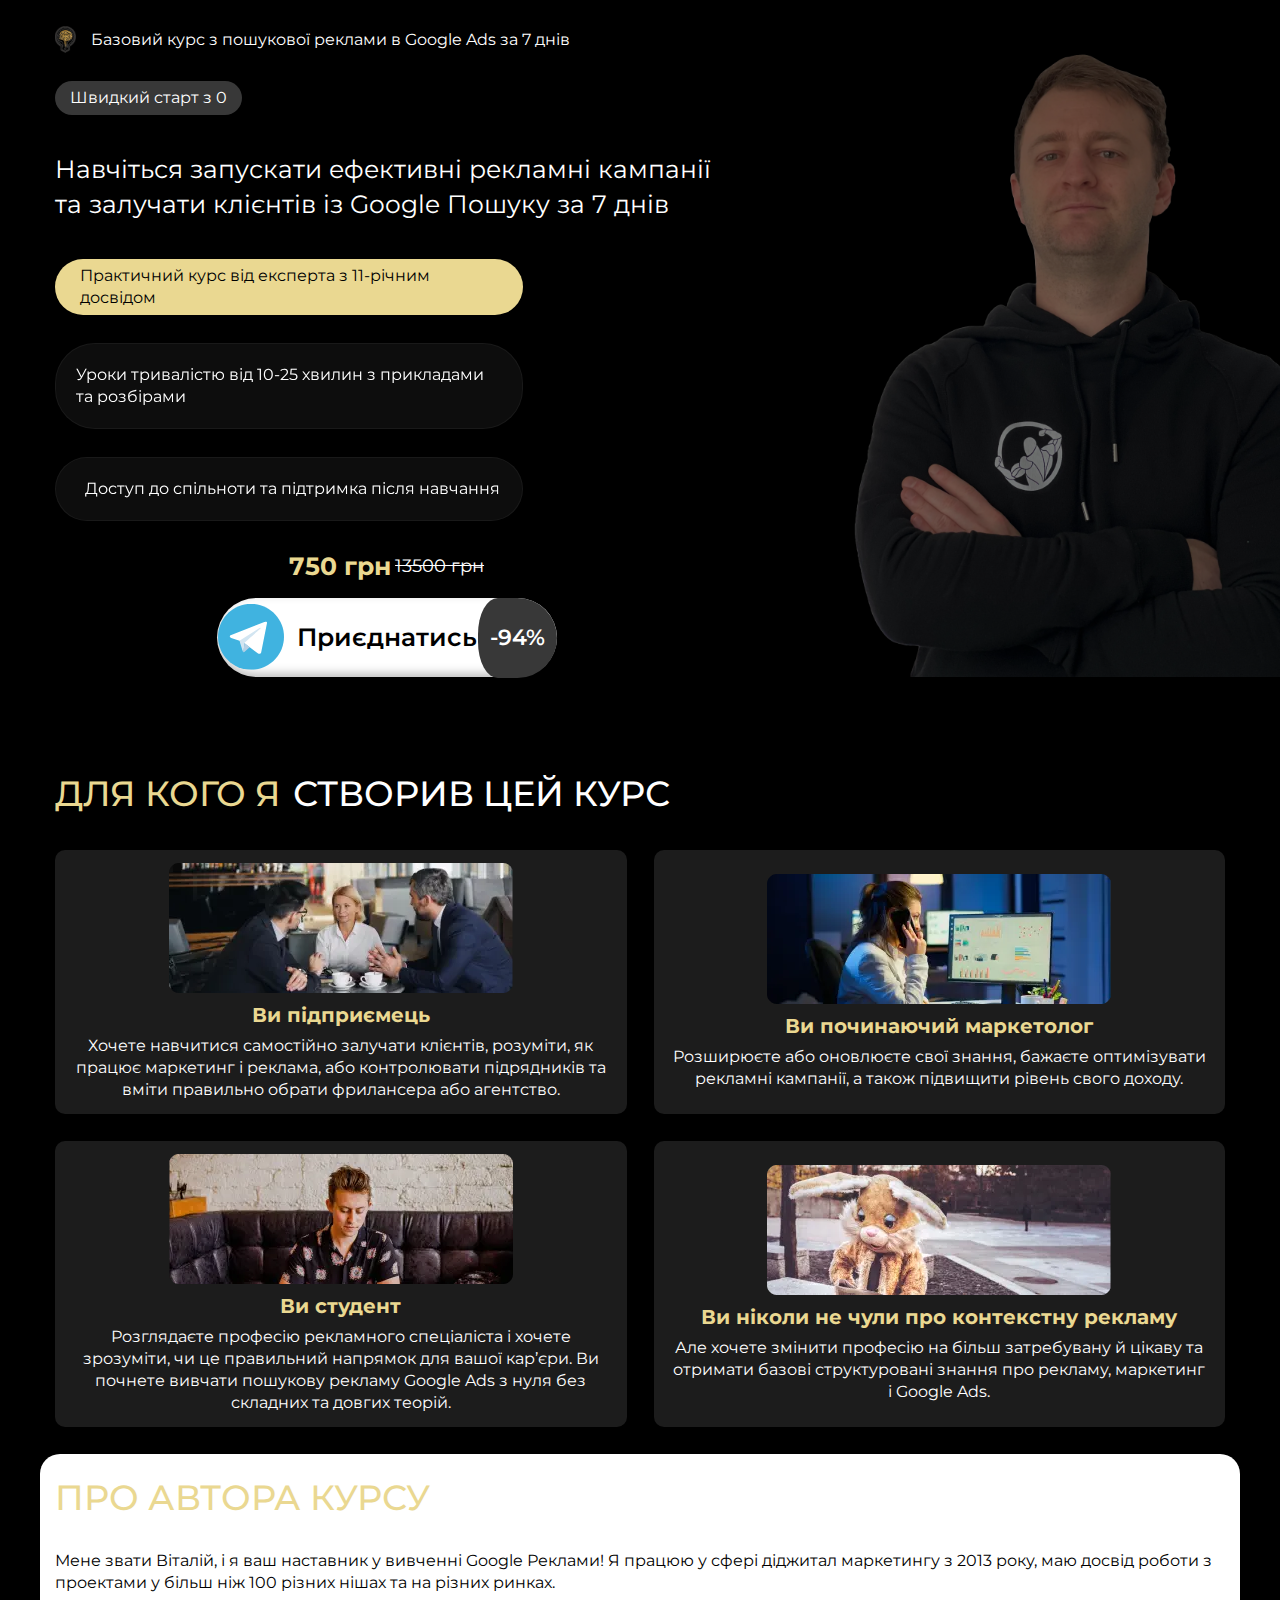
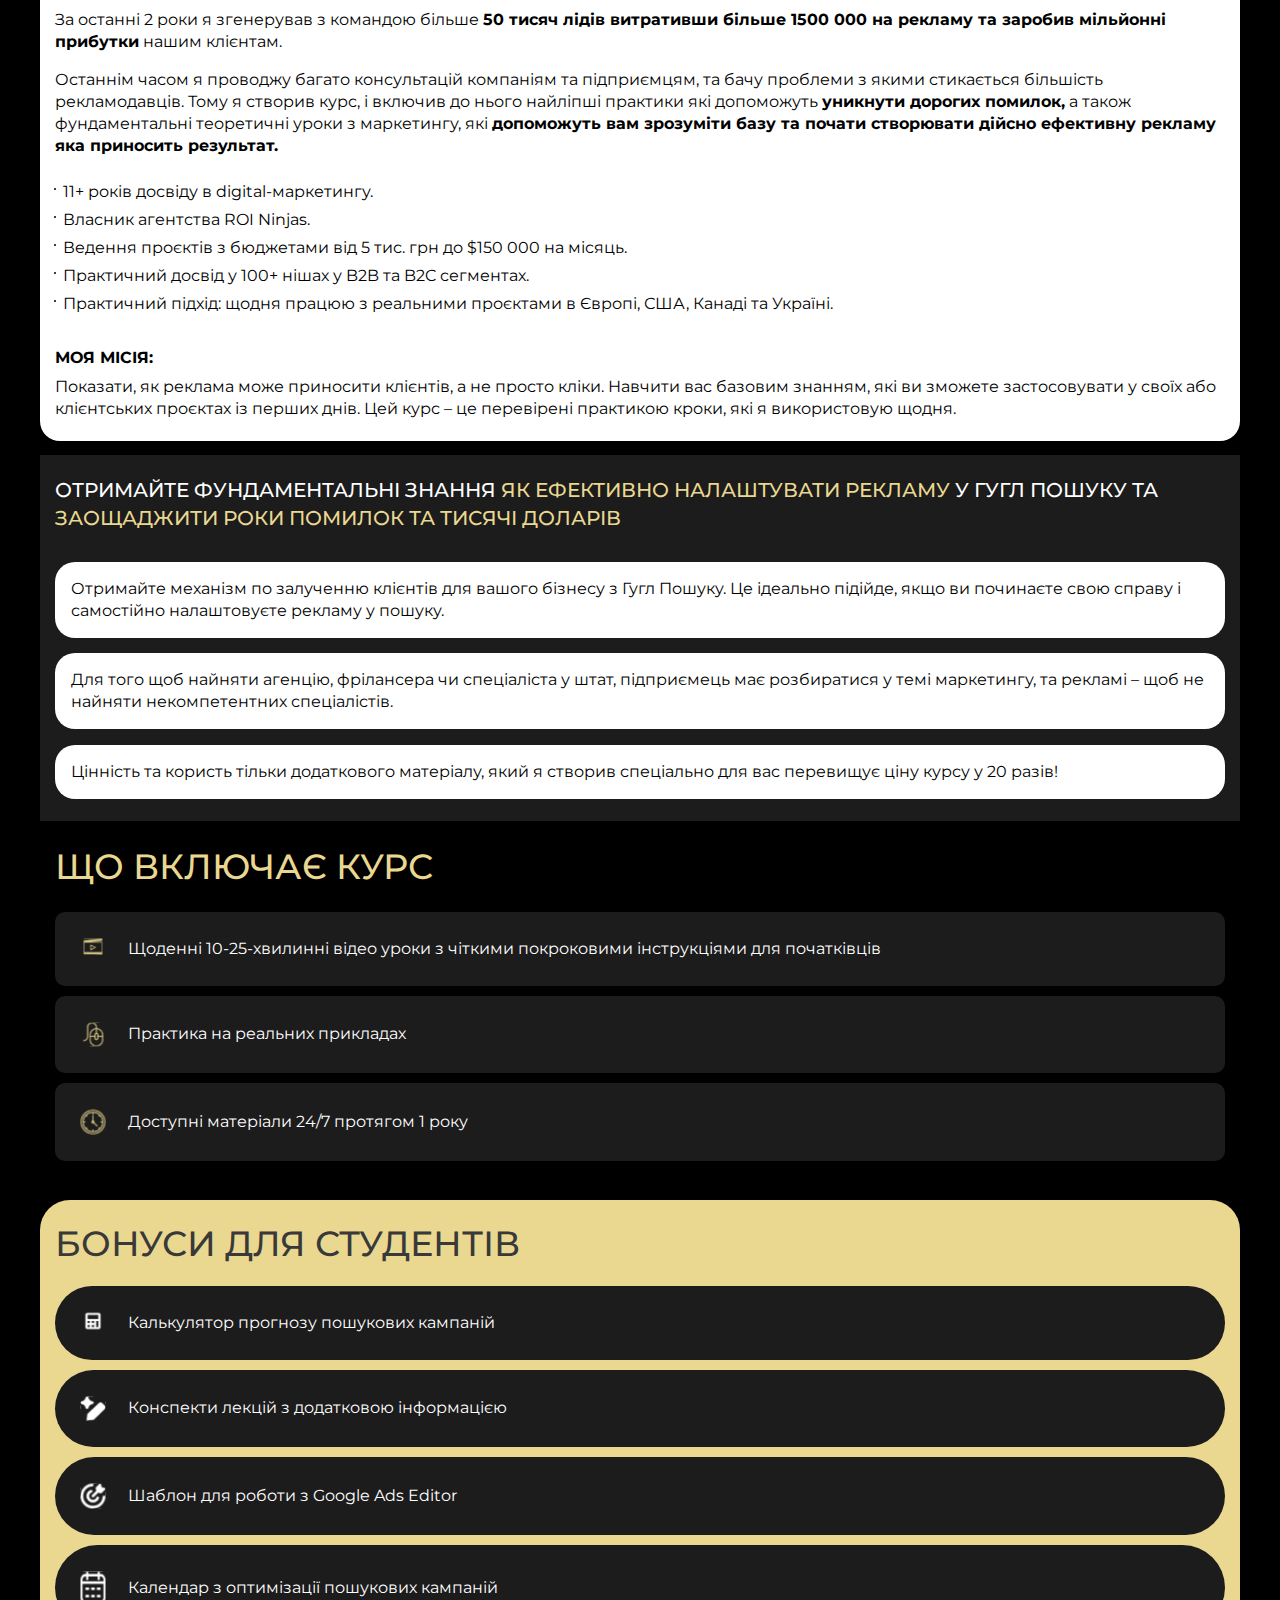
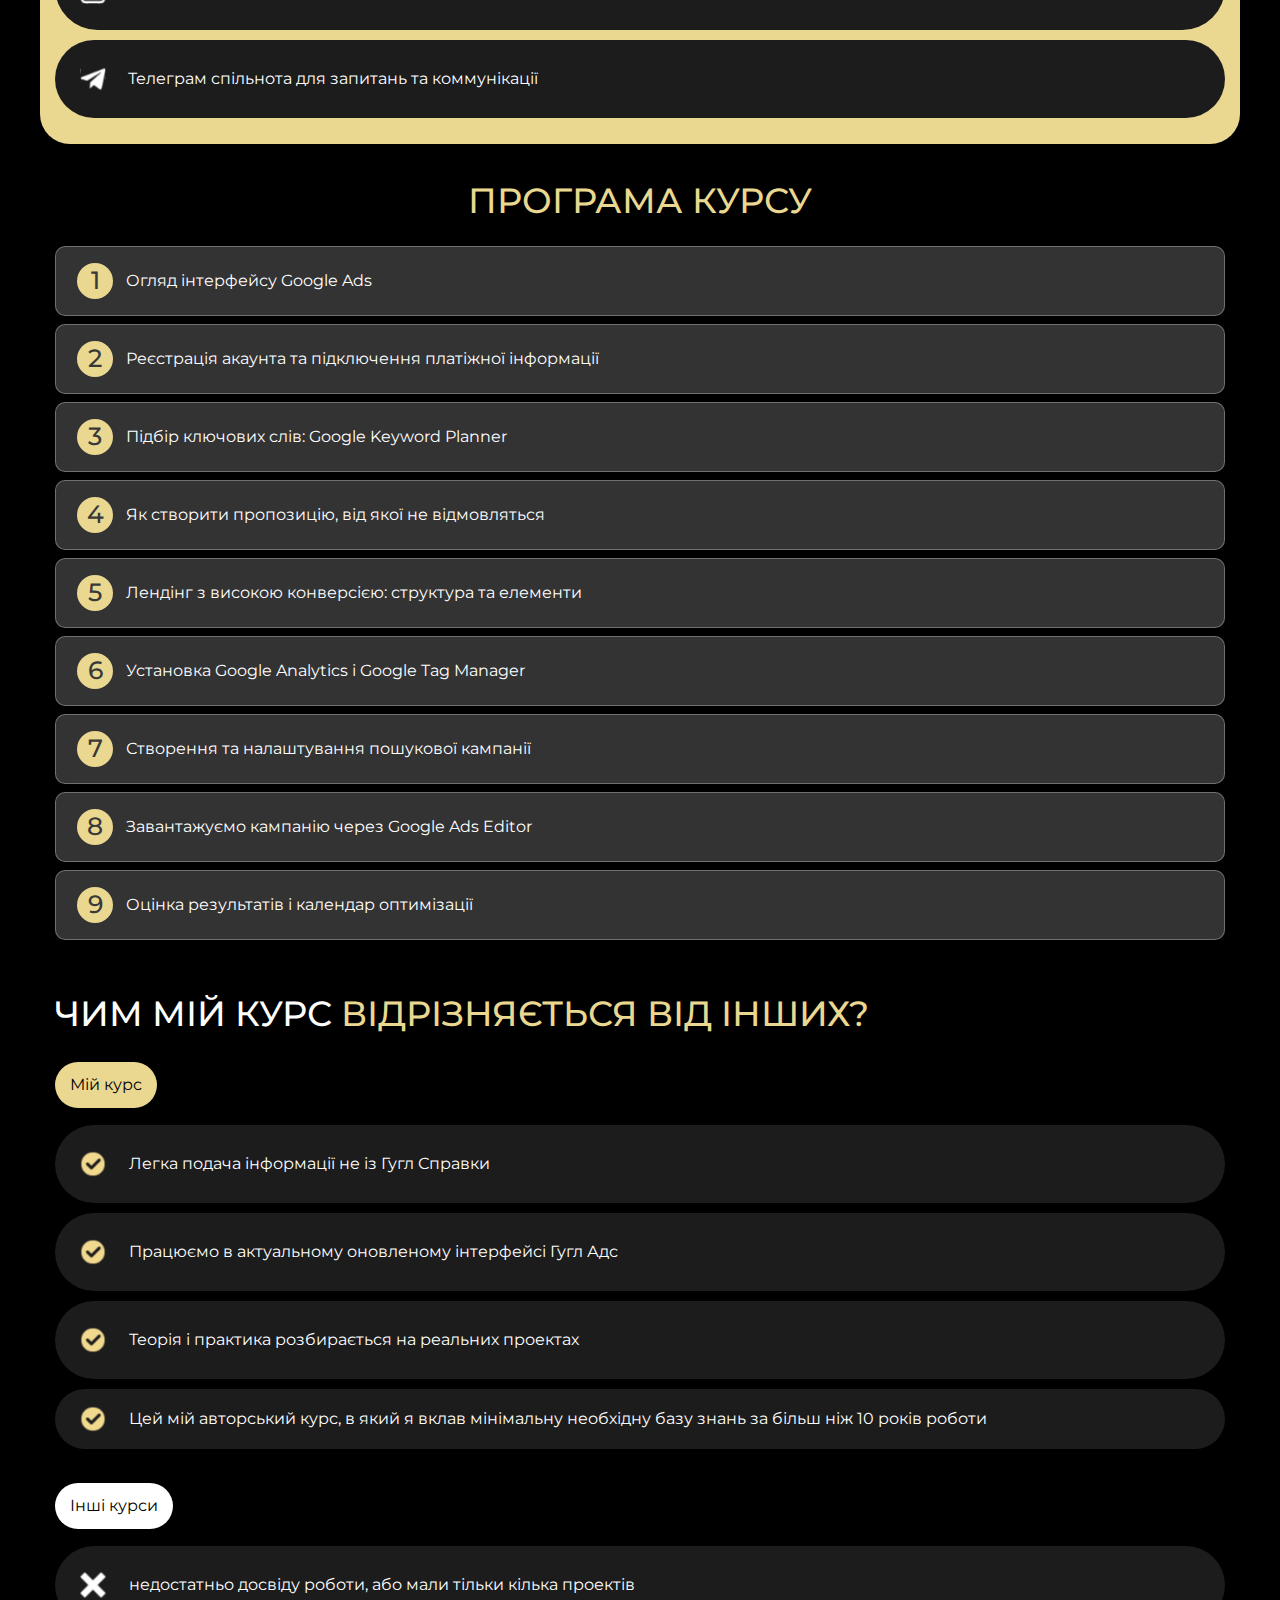
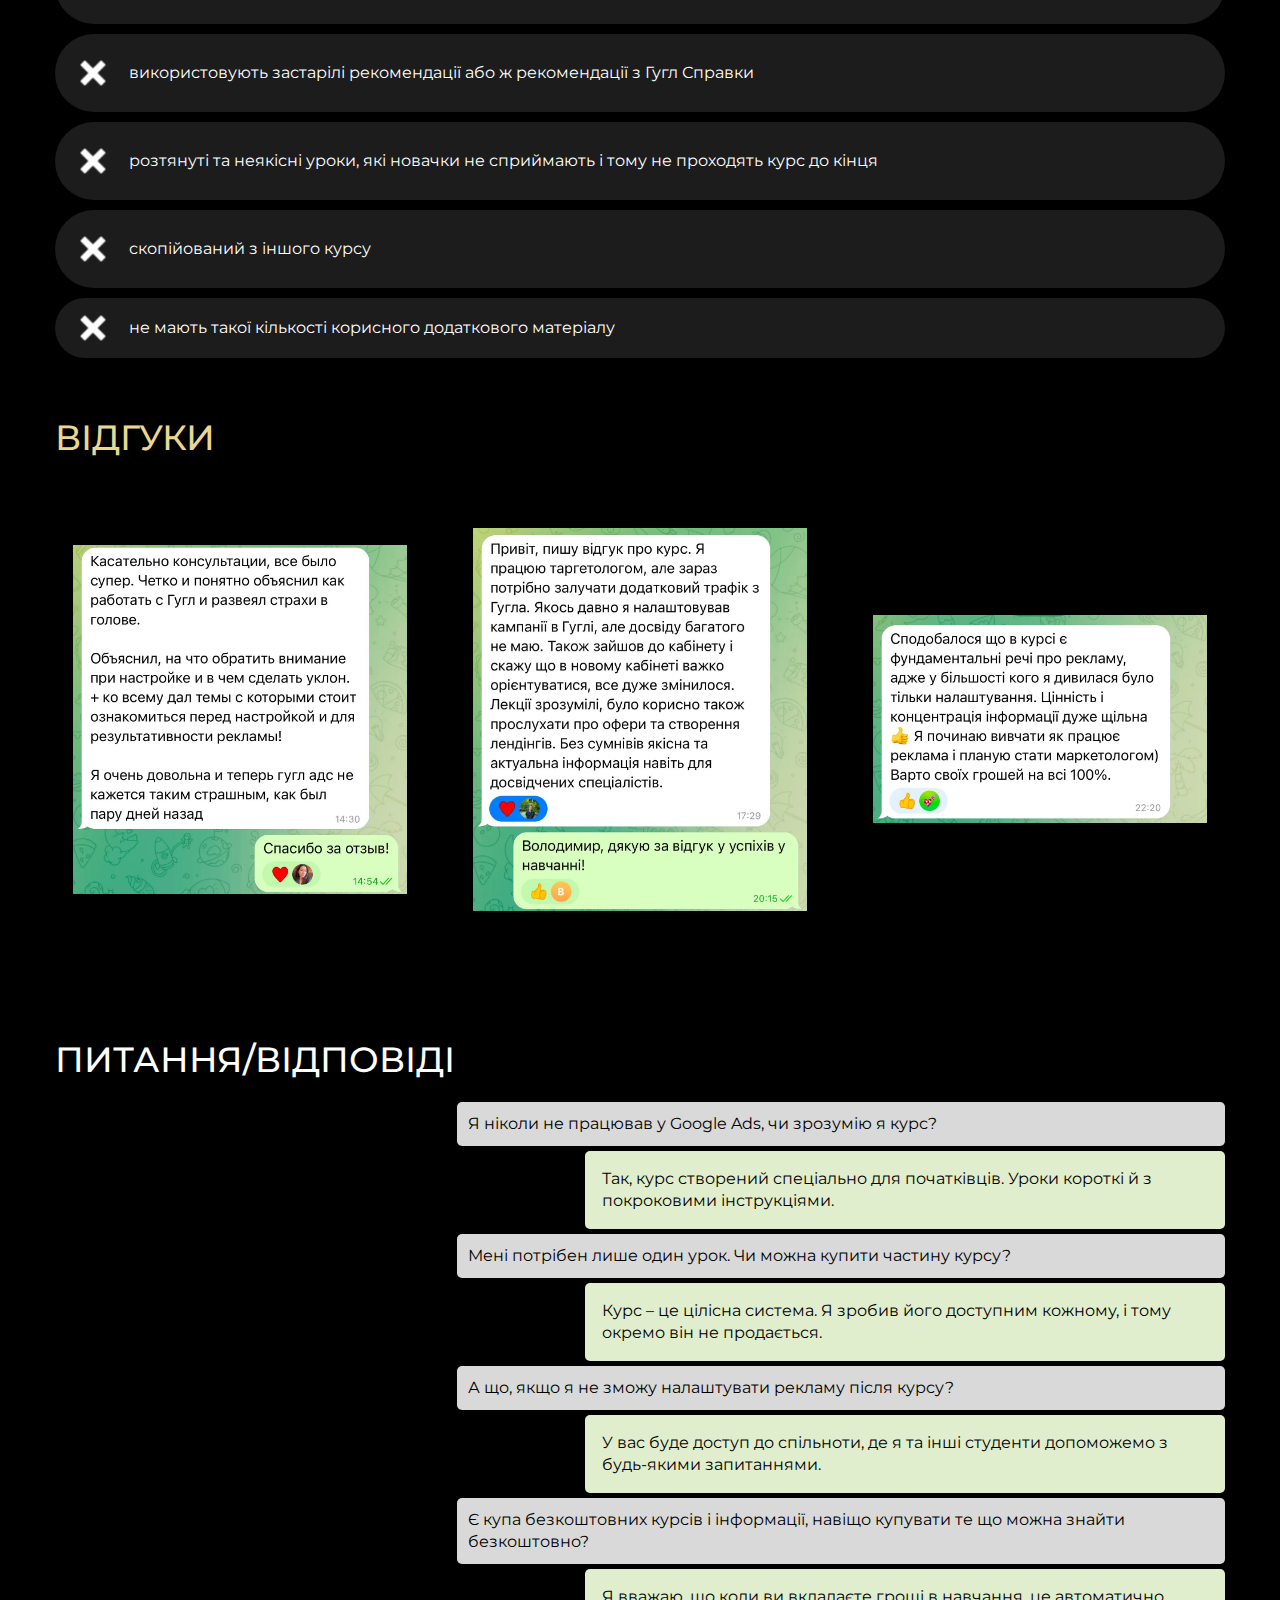
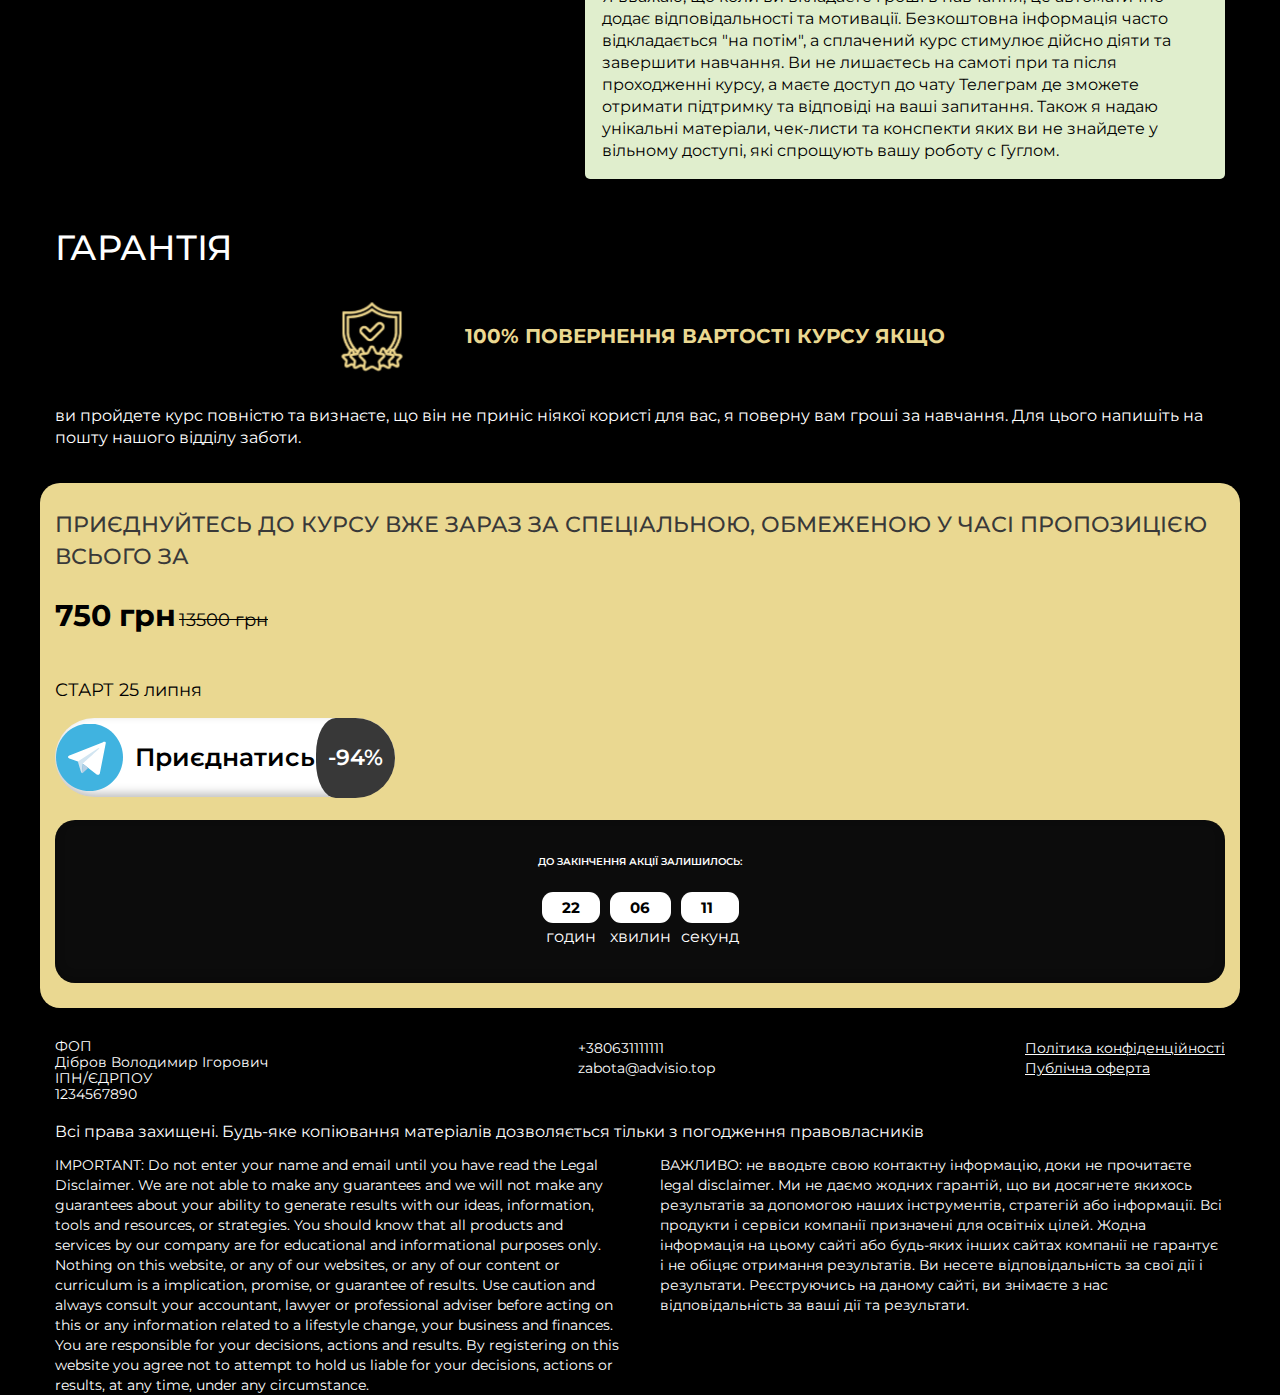
<file: index.html>
<!DOCTYPE html>
<html lang="uk">

<head>
	<title>Advisio - курс з контекстної реклами Google Ads</title>
	<meta charset="UTF-8">
	<meta name="format-detection" content="telephone=no">
	<!-- <style>body{opacity: 0;}</style> -->
	<link rel="stylesheet" href="css/style.min.css?_v=20250205204404">
	<link rel="shortcut icon" href="favicon.ico">
	<!-- <meta name="robots" content="noindex, nofollow"> -->
	<meta name="viewport" content="width=device-width, initial-scale=1.0">
	<link rel="stylesheet" href="https://fonts.googleapis.com/css2?family=Material+Symbols+Outlined:opsz,wght,FILL,GRAD@20..48,100..700,0..1,-50..200&icon_names=expand_circle_right&_v=20250205204404" />
	<style>
		.material-symbols-outlined {
			font-size: 48px !important;
			font-weight: 300 !important;
			display: grid !important;
			place-items: center !important;
			font-variation-settings:
				'FILL' 0,
				'wght' 300,
				'GRAD' 0,
				'opsz' 40
		}
	</style>
</head>

<body>
	<div class="wrapper">
		<header class="header">
			<div class="header__container">
			</div>
		</header>
		<main class="page">
			<section class="page__start start-page text">
				<div class="start-page__container">
					<div class="start-page__content">
						<div class="start-page__header text">
							<div class="start-page__icon">
								<img src="img/icons/lamp.svg" alt="Icon">
							</div>
							<h3 class="start-page__text">
								Базовий курс з пошукової реклами в Google Ads за 7 днів
							</h3>
						</div>
						<div class="start-page__tag overlay text">
							<p class="start-page__tag-text">
								Швидкий старт з 0
							</p>
						</div>
						<h1 class="start-page__title title title--h1">
							Навчіться запускати ефективні рекламні кампанії та залучати клієнтів із Google Пошуку за 7 днів
						</h1>
						<div class="start-page__highlight overlay-yellow">
							<p class="start-page__highlight-text">Практичний курс від експерта з 11-річним досвідом</p>
						</div>
						<div class="start-page__feature overlay-blur text">
							<p class="start-page__feature-text">
								Уроки тривалістю від 10-25 хвилин з прикладами та розбірами
							</p>
						</div>
						<div class="start-page__feature start-page__feature--last-child overlay-blur overlay-blur--second text">
							<p class="start-page__feature-text">
								Доступ до спільноти та підтримка після навчання
							</p>
						</div>
						<div class="start-page__price-block">
							<div class="start-page__price title title--price">750 грн</div>
							<div class="start-page__discount title title--discount">13500 грн</div>
						</div>
						<div class="start-page__button">
							<a href="#" class="button title title--button">
								<!-- <img class="button-icon" src="img/icons/telegram-svgrepo-com.svg" alt="Telegram"> -->
								<p>
									Приєднатись
								</p>
								<div class="start-page__button-discount button-discount title title--button-discount">
									-94%
								</div>
							</a>
						</div>
					</div>
					<div class="start-page__image">
						<img src="img/start/main.webp" alt="Google Ads">
					</div>
				</div>

			</section>
			<section class="page__audience audience-page text">
				<div class="audience-page__container">
					<h3 class="audience-page__title title">
						<p>ДЛЯ КОГО Я</p>
						<span>СТВОРИВ ЦЕЙ КУРС</span>
					</h3>
					<div class="audience-page__blocks">
						<div class="audience-page__block">
							<div class="audience-page__block-image">
								<img src="img/audience/1.webp" alt="Photo">
							</div>
							<h4 class="audience-page__block-title title title--subtitle-1">Ви підприємець</h4>
							<p class="audience-page__block-text text">Хочете навчитися самостійно залучати клієнтів, розуміти, як працює
								маркетинг і реклама, або контролювати підрядників та вміти правильно обрати фрилансера або агентство.</p>
						</div>
						<div class="audience-page__block">
							<div class="audience-page__block-image">
								<img src="img/audience/2.webp" alt="Photo">
							</div>
							<h4 class="audience-page__block-title title title--subtitle-1">Ви починаючий маркетолог</h4>
							<p class="audience-page__block-text text">Розширюєте або оновлюєте свої знання, бажаєте оптимізувати
								рекламні
								кампанії, а також підвищити рівень свого доходу.</p>
						</div>
						<div class="audience-page__block">
							<div class="audience-page__block-image">
								<img src="img/audience/3.webp" alt="Photo">
							</div>
							<h4 class="audience-page__block-title title title--subtitle-1">Ви студент</h4>
							<p class="audience-page__block-text text">Розглядаєте професію рекламного спеціаліста і хочете зрозуміти, чи
								це правильний напрямок для вашої кар’єри. Ви почнете
								вивчати пошукову рекламу Google Ads з нуля без складних та довгих теорій.</p>
						</div>
						<div class="audience-page__block">
							<div class="audience-page__block-image">
								<img src="img/audience/4.webp" alt="Photo">
							</div>
							<h4 class="audience-page__block-title title title--subtitle-1">Ви ніколи не чули про контекстну рекламу</h4>
							<p class="audience-page__block-text text">Але хочете змінити професію на більш затребувану й цікаву та
								отримати базові структуровані знання про рекламу, маркетинг
								і Google Ads.</p>
						</div>
					</div>
				</div>
			</section>
			<section class="page__about about-page text">
				<div class="about-page__container">
					<h3 class="about-page__title title">
						ПРО Автора курсу
					</h3>
					<div class="about-page__description text">
						<p>Мене звати Віталій, і я ваш наставник у вивченні Google Реклами! Я працюю у сфері діджитал маркетингу з 2013
							року, маю досвід роботи з проектами у більш ніж 100 різних нішах та на різних ринках.</p>
						<p>За останні 2 роки я згенерував з командою більше <span>50 тисяч лідів витративши більше 1500 000 на рекламу
								та
								заробив мільйонні прибутки</span> нашим клієнтам.</p>
						<p>
							Останнім часом я проводжу багато консультацій компаніям та підприємцям, та бачу проблеми з якими стикається
							більшість
							рекламодавців. Тому я створив курс, і включив до нього найліпші практики які допоможуть <span>уникнути
								дорогих помилок,</span> а
							також фундаментальні теоретичні уроки з маркетингу, які <span>допоможуть вам зрозуміти базу та почати
								створювати дійсно
								ефективну рекламу яка приносить результат.</span>
						</p>
						<ul class="about-page__list">
							<li class="about-page__list-item">
								11+ років досвіду в digital-маркетингу.
							</li>
							<li class="about-page__list-item">
								Власник агентства ROI Ninjas.
							</li>
							<li class="about-page__list-item">
								Ведення проєктів з бюджетами від 5 тис. грн до $150 000 на місяць.
							</li>
							<li class="about-page__list-item">
								Практичний досвід у 100+ нішах у B2B та B2C сегментах.
							</li>
							<li class="about-page__list-item">
								Практичний підхід: щодня працюю з реальними проєктами в Європі, США, Канаді та Україні.
							</li>
						</ul>
						<h4 class="about-page__subtitle text text--bold">
							МОЯ МІСІЯ:
						</h4>
						<p>Показати, як реклама може приносити клієнтів, а не просто кліки. Навчити вас базовим знанням, які ви зможете
							застосовувати у своїх або клієнтських проєктах із перших днів. Цей курс – це перевірені практикою кроки, які
							я
							використовую щодня.</p>
					</div>
				</div>
			</section>
			<section class="page__fundament fundament-page text">
				<div class="fundament-page__container">
					<h4 class="fundament-page__title title title--subtitle-2"><span>ОТРИМАЙТЕ ФУНДАМЕНТАЛЬНІ ЗНАННЯ</span> ЯК
						ЕФЕКТИВНО НАЛАШТУВАТИ
						РЕКЛАМУ <span>У ГУГЛ ПОШУКУ ТА</span> ЗАОЩАДЖИТИ РОКИ ПОМИЛОК ТА ТИСЯЧІ ДОЛАРІВ</h4>
					<p class="fundament-page__text text">
						Отримайте механізм по залученню клієнтів для вашого бізнесу з Гугл Пошуку. Це ідеально підійде, якщо ви
						починаєте свою
						справу і самостійно налаштовуєте рекламу у пошуку.
					</p>
					<p class="fundament-page__text text">
						Для того щоб найняти агенцію, фрілансера чи спеціаліста у штат, підприємець має розбиратися у темі маркетингу,
						та
						рекламі – щоб не найняти некомпетентних спеціалістів.
					</p>
					<p class="fundament-page__text text">
						Цінність та користь тільки додаткового матеріалу, який я створив спеціально для вас перевищує ціну курсу у 20
						разів!
					</p>
				</div>
			</section>
			<section class="page__include page-include text">
				<div class="page-include__container">
					<h3 class="page-include__title title">
						що включає курс
					</h3>
					<div class="page-include__block">
						<div class="page-include__block-image">
							<img src="img/icons/movie.svg" alt="Icon Movie">
						</div>
						<p class="page-include__block-text text">Щоденні 10-25-хвилинні відео уроки з чіткими покроковими інструкціями
							для початківців
						</p>
					</div>
					<div class="page-include__block">
						<div class="page-include__block-image">
							<img src="img/icons/mouse.svg" alt="Icon Mouse">
						</div>
						<p class="page-include__block-text text">Практика на реальних прикладах
						</p>
					</div>
					<div class="page-include__block">
						<div class="page-include__block-image">
							<img src="img/icons/clock.svg" alt="Icon Clock">
						</div>
						<p class="page-include__block-text text">Доступні матеріали 24/7 протягом 1 року
						</p>
					</div>
				</div>
			</section>
			<section class="page__bonuses page-bonuses text">
				<div class="page-bonuses__container">
					<h3 class="page-bonuses__title title">
						БОНУСИ ДЛЯ СТУДЕНТІВ
					</h3>
					<div class="page-bonuses__block">
						<div class="page-bonuses__block-image">
							<img src="img/icons/calculator.svg" alt="Icon Calculator">
						</div>
						<p class="page-bonuses__block-text text">Калькулятор прогнозу пошукових кампаній
						</p>
					</div>
					<div class="page-bonuses__block">
						<div class="page-bonuses__block-image">
							<img src="img/icons/pencil.svg" alt="Icon Pencil">
						</div>
						<p class="page-bonuses__block-text text">Конспекти лекцій з додатковою інформацією
						</p>
					</div>
					<div class="page-bonuses__block">
						<div class="page-bonuses__block-image">
							<img src="img/icons/target.svg" alt="Icon Target">
						</div>
						<p class="page-bonuses__block-text text">Шаблон для роботи з Google Ads Editor
						</p>
					</div>
					<div class="page-bonuses__block">
						<div class="page-bonuses__block-image">
							<img src="img/icons/calendar.svg" alt="Icon Calendar">
						</div>
						<p class="page-bonuses__block-text text">Календар з оптимізації пошукових кампаній
						</p>
					</div>
					<div class="page-bonuses__block">
						<div class="page-bonuses__block-image">
							<img src="img/icons/airplane.svg" alt="Icon Airplane">
						</div>
						<p class="page-bonuses__block-text text">Телеграм спільнота для запитань та коммунікації
						</p>
					</div>
				</div>

			</section>
			<section class="page__program page-program text">
				<div class="page-program__container">
					<h3 class="page-program__title title">
						ПРОГРАМА КУРСУ
					</h3>
					<div class="page-program__block">
						<p class="page-program__block-number title title--numbers">1
						</p>
						<p class="page-program__block-text text">Огляд інтерфейсу Google Ads
						</p>
					</div>
					<div class="page-program__block">
						<p class="page-program__block-number title title--numbers">2
						</p>
						<p class="page-program__block-text text">Реєстрація акаунта та підключення платіжної інформації
						</p>
					</div>
					<div class="page-program__block">
						<p class="page-program__block-number title title--numbers">3
						</p>
						<p class="page-program__block-text text">Підбір ключових слів: Google Keyword Planner
						</p>
					</div>
					<div class="page-program__block">
						<p class="page-program__block-number title title--numbers">4
						</p>
						<p class="page-program__block-text text">Як створити пропозицію, від якої не відмовляться
						</p>
					</div>
					<div class="page-program__block">
						<p class="page-program__block-number title title--numbers">5
						</p>
						<p class="page-program__block-text text">Лендінг з високою конверсією: структура та елементи
						</p>
					</div>
					<div class="page-program__block">
						<p class="page-program__block-number title title--numbers">6
						</p>
						<p class="page-program__block-text text">Установка Google Analytics і Google Tag Manager
						</p>
					</div>
					<div class="page-program__block">
						<p class="page-program__block-number title title--numbers">7
						</p>
						<p class="page-program__block-text text">Створення та налаштування пошукової кампанії
						</p>
					</div>
					<div class="page-program__block">
						<p class="page-program__block-number title title--numbers">8
						</p>
						<p class="page-program__block-text text">Завантажуємо кампанію через Google Ads Editor
						</p>
					</div>
					<div class="page-program__block">
						<p class="page-program__block-number title title--numbers">9
						</p>
						<p class="page-program__block-text text">Оцінка результатів і календар оптимізації
						</p>
					</div>
				</div>

			</section>
			<section class="page__difference page-difference text">
				<div class="page-difference__container">
					<h3 class="page-difference__title title">
						<span>ЧИМ МІЙ КУРС</span>
						ВІДРІЗНЯЄТЬСЯ ВІД
						ІНШИХ?
					</h3>
					<div class="page-difference__tags">
						<div class="page-difference__tags-title first">
							Мій курс
						</div>
						<div class="page-difference__block">
							<div class="page-difference__block-image">
								<img src="img/icons/check.svg" alt="Icon Check">
							</div>
							<p class="page-difference__block-text text">Легка подача інформації не із Гугл Справки
							</p>
						</div>
						<div class="page-difference__block">
							<div class="page-difference__block-image">
								<img src="img/icons/check.svg" alt="Icon Check">
							</div>
							<p class="page-difference__block-text text">Працюємо в актуальному оновленому інтерфейсі Гугл Адс
							</p>
						</div>
						<div class="page-difference__block">
							<div class="page-difference__block-image">
								<img src="img/icons/check.svg" alt="Icon Check">
							</div>
							<p class="page-difference__block-text text">Теорія і практика розбирається на реальних проектах
							</p>
						</div>
						<div class="page-difference__block">
							<div class="page-difference__block-image">
								<img src="img/icons/check.svg" alt="Icon Check">
							</div>
							<p class="page-difference__block-text text">Цей мій авторський курс, в який я вклав мінімальну необхідну
								базу
								знань за більш ніж 10 років роботи
							</p>
						</div>
					</div>
					<div class="page-difference__tags">
						<div class="page-difference__tags-title second">
							Інші курси
						</div>
						<div class="page-difference__block">
							<div class="page-difference__block-image">
								<img src="img/icons/none.svg" alt="Icon None">
							</div>
							<p class="page-difference__block-text text">недостатньо досвіду роботи, або мали тільки кілька проектів
							</p>
						</div>
						<div class="page-difference__block">
							<div class="page-difference__block-image">
								<img src="img/icons/none.svg" alt="Icon None">
							</div>
							<p class="page-difference__block-text text">використовують застарілі рекомендації або ж рекомендації з Гугл
								Справки
							</p>
						</div>
						<div class="page-difference__block">
							<div class="page-difference__block-image">
								<img src="img/icons/none.svg" alt="Icon None">
							</div>
							<p class="page-difference__block-text text">розтянуті та неякісні уроки, які новачки не сприймають і тому не
								проходять курс до кінця
							</p>
						</div>
						<div class="page-difference__block">
							<div class="page-difference__block-image">
								<img src="img/icons/none.svg" alt="Icon None">
							</div>
							<p class="page-difference__block-text text">скопійований з іншого курсу
							</p>
						</div>
						<div class="page-difference__block">
							<div class="page-difference__block-image">
								<img src="img/icons/none.svg" alt="Icon None">
							</div>
							<p class="page-difference__block-text text">не мають такої кількості корисного додаткового матеріалу
							</p>
						</div>
					</div>
				</div>
			</section>
			<section class="page__reviews reviews-page text">
				<div class="reviews-page__container">
					<h2 class="reviews-page__title title">
						ВІДГУКИ
					</h2>
					<!-- Оболонка слайдера -->
					<div class="reviews-page__slider swiper">
						<!-- Частина слайдера, що рухається -->
						<div class="reviews-page__wrapper swiper-wrapper">
							<!-- Слайд -->
							<div class="reviews-page__slide swiper-slide">
								<img src="img/reviews/review1.webp" alt="review">
							</div>
							<!-- Слайд -->
							<div class="reviews-page__slide swiper-slide">
								<img src="img/reviews/review2.webp" alt="review">
							</div>
							<!-- Слайд -->
							<div class="reviews-page__slide swiper-slide">
								<img src="img/reviews/review3.webp" alt="review">
							</div>
						</div>
						<!-- Якщо потрібна навігація (ліворуч/праворуч) -->
						<div class="swiper-button reviews-page__button">
							<button type="button" class="swiper-button-prev reviews-page__prev">
								<span class="material-symbols-outlined">
									expand_circle_right
								</span>
							</button>
							<button type="button" class="swiper-button-next reviews-page__next">
								<span class="material-symbols-outlined">
									expand_circle_right
								</span></button>
						</div>
					</div>
				</div>
			</section>
			<section class="page__faq faq-page text">
				<div class="faq-page__container">
					<h2 class="faq-page__title title">
						<span>Питання/відповіді</span>
					</h2>
					<p class="faq-page__block text">
						Я ніколи не працював у Google Ads, чи зрозумію я курс?
					</p>
					<p class="faq-page__block text">
						Так, курс створений спеціально для початківців. Уроки короткі й з покроковими інструкціями.
					</p>
					<p class="faq-page__block text">
						Мені потрібен лише один урок. Чи можна купити частину курсу?
					</p>
					<p class="faq-page__block text">
						Курс – це цілісна система. Я зробив його доступним кожному, і тому окремо він не продається.
					</p>
					<p class="faq-page__block text">
						А що, якщо я не зможу налаштувати рекламу після курсу?
					</p>
					<p class="faq-page__block text">
						У вас буде доступ до спільноти, де я та інші студенти допоможемо з будь-якими запитаннями.
					</p>
					<p class="faq-page__block text">
						Є купа безкоштовних курсів і інформації, навіщо купувати те що можна знайти безкоштовно?
					</p>
					<p class="faq-page__block text">
						Я вважаю, що коли ви вкладаєте гроші в навчання, це автоматично додає відповідальності та мотивації.
						Безкоштовна
						інформація часто відкладається "на потім", а сплачений курс стимулює дійсно діяти та завершити навчання. Ви не
						лишаєтесь
						на самоті при та після проходженні курсу, а маєте доступ до чату Телеграм де зможете отримати підтримку та
						відповіді на
						ваші запитання. Також я надаю унікальні матеріали, чек-листи та конспекти яких ви не знайдете у вільному
						доступі, які
						спрощують вашу роботу с Гуглом.
					</p>

				</div>
			</section>
			<section class="page__warranty warranty-page text">
				<div class="warranty-page__container">
					<h2 class="warranty-page__title title">
						<span>ГАРАНТІЯ</span>
					</h2>
					<div class="warranty-page__heading">
						<img src="img/icons/stars.svg" alt="Icon Guarantee">
						<p class="title title--subtitle-1">
							100% ПОВЕРНЕННЯ ВАРТОСТІ КУРСУ ЯКЩО
						</p>
					</div>
					<p class="text">
						ви пройдете курс повністю та визнаєте, що він не приніс ніякої користі для вас, я поверну вам гроші за
						навчання. Для
						цього напишіть на пошту нашого відділу заботи.
					</p>
				</div>
			</section>
			<section class="page__contact contact-page text">
				<div class="contact-page__container">
					<h2 class="contact-page__title title title--counter">
						ПРИЄДНУЙТЕСЬ ДО КУРСУ ВЖЕ
						ЗАРАЗ ЗА СПЕЦІАЛЬНОЮ,
						ОБМЕЖЕНОЮ У ЧАСІ ПРОПОЗИЦІЄЮ
						ВСЬОГО ЗА
					</h2>
					<div class="contact-page__price-block">
						<div class="contact-page__price title title--price">750 грн</div>
						<div class="contact-page__discount title title--discount">13500 грн</div>
					</div>
					<p class="contact-page__date">
						<span>СТАРТ</span> <span id="currentDate">8 січня</span>
					</p>
					<div class="start-page__button contact-page__button">
						<a href="#" class="button title title--button">
							<p>
								Приєднатись
							</p>
							<div class="start-page__button-discount button-discount title title--button-discount">
								-94%
							</div>
						</a>
					</div>
					<div class="contact-page__counter">
						<div class="contact-page__counter-title">
							ДО ЗАКІНЧЕННЯ АКЦІЇ ЗАЛИШИЛОСЬ:
						</div>
						<div class="contact-page__counter-count">
							<div class="contact-page__counter-time">
								<div class="contact-page__counter-number"><span id="hours">00</span></div>
								<p class="contact-page__counter-text">годин</p>
							</div>
							<div class="contact-page__counter-time">
								<div class="contact-page__counter-number"><span id="minutes">00</span></span></div>
								<p class="contact-page__counter-text">хвилин</p>
							</div>
							<div class="contact-page__counter-time">
								<div class="contact-page__counter-number"><span id="seconds">00</span></div>
								<p class="contact-page__counter-text">секунд</p>
							</div>
						</div>
					</div>
				</div>
			</section>
		</main>
		<footer class="footer text">
			<div class="footer__container">
				<div class="footer__block">
					<div class="footer__block-text text text--footer">
						<p>ФОП</p>
						<p>Дібров Володимир Ігорович</p>
						<p>ІПН/ЄДРПОУ</p>
						<p>1234567890</p>
					</div>
					<div class="footer__block-contants text text--footer">
						<a href="tel:+380631111111" class="footer__block-item">+380631111111</a>
						<a href="malito:zabota@advisio.top" class="footer__block-item">zabota@advisio.top</a>
					</div>
					<div class="footer__block-links text text--footer">
						<a href="#" class="footer__block-link">Політика
							конфіденційності</a>
						<a href="#" class="footer__block-link">Публічна оферта</a>
					</div>
				</div>
				<p class="footer__text">
					Всі права захищені. Будь-яке копіювання матеріалів дозволяється тільки з погодження правовласників
				</p>
				<div class="footer__warning text text--footer">
					<p class="footer__warning-en">
						IMPORTANT: Do not enter your name and email until you have read the Legal Disclaimer. We are not able to
						make any guarantees and we will not make any guarantees about your ability to generate results with our
						ideas, information, tools and resources, or strategies. You should know that all products and services by
						our company are for educational and informational purposes only. Nothing on this website, or any of our
						websites, or any of our content or curriculum is a implication, promise, or guarantee of results. Use
						caution and always consult your accountant, lawyer or professional adviser before acting on this or any
						information related to a lifestyle change, your business and finances. You are responsible for your
						decisions, actions and results. By registering on this website you agree not to attempt to hold us liable
						for your decisions, actions or results, at any time, under any circumstance.
					</p>
					<p class="footer__warning-uk">
						ВАЖЛИВО: не вводьте свою контактну інформацію, доки не прочитаєте legal disclaimer. Ми не даємо жодних
						гарантій, що ви досягнете якихось результатів за допомогою наших інструментів, стратегій або інформації.
						Всі
						продукти і сервіси компанії призначені для освітніх цілей. Жодна інформація на цьому сайті або будь-яких
						інших сайтах компанії не гарантує і не обіцяє отримання результатів. Ви несете відповідальність за свої
						дії
						і результати. Реєструючись на даному сайті, ви знімаєте з нас відповідальність за ваші дії та результати.
					</p>
				</div>
			</div>
		</footer>
	</div>
	<script src="js/app.min.js?_v=20250205204404"></script>
</body>

</html>
</file>
<file: css/style.min.css>
@import url(https://fonts.googleapis.com/css?family=Montserrat:300,regular,500,600,700&display=swap);*{padding:0;margin:0;border:0}*,*::after,*::before{box-sizing:border-box}*::after,*::before{display:inline-block}body,html{height:100%;min-width:375px}body{color:#fff;line-height:1;font-family:Montserrat;font-size:.75rem;-ms-text-size-adjust:100%;-moz-text-size-adjust:100%;-webkit-text-size-adjust:100%;-webkit-font-smoothing:antialiased;-moz-osx-font-smoothing:grayscale}button,input,textarea{font-family:Montserrat;font-size:inherit;line-height:inherit;color:inherit;background-color:rgba(0,0,0,0)}input,textarea{width:100%}label{display:inline-block}button,option,select{cursor:pointer}a{display:inline-block;color:inherit;text-decoration:none}ul li{list-style:none}img{vertical-align:top}h1,h2,h3,h4,h5,h6{font-weight:inherit;font-size:inherit}body{background-color:#000}.lock body{overflow:hidden;touch-action:none;-ms-scroll-chaining:none;overscroll-behavior:none}.wrapper{min-height:100%;display:flex;flex-direction:column;overflow:hidden}@supports(overflow:clip){.wrapper{overflow:clip}}.wrapper>main{flex:1 1 auto}.wrapper>*{min-width:0}[class*=__container]{max-width:75rem;margin:0 auto;padding:0 .9375rem}[class*="--gc"]{display:grid;min-width:0;grid-template-columns:.9375rem 1fr minmax(auto,73.125rem) 1fr .9375rem}[class*="--gc"]>*{min-width:0;grid-column:3/4}.ibg{width:100%;height:100%;-o-object-fit:cover;object-fit:cover}.ibg--top{-o-object-position:top;object-position:top}.ibg--bottom{-o-object-position:bottom;object-position:bottom}.ibg--left{-o-object-position:left;object-position:left}.ibg--right{-o-object-position:right;object-position:right}.ibg--contain{-o-object-fit:contain;object-fit:contain}@media(min-width:75em){section{padding-left:2.5rem}}@media(min-width:23.4375em)and (max-width:75em){section{padding-left:clamp(.0000000625rem ,-1.1363635455rem + 4.8484847273vw ,2.5rem)}}@media(max-width:23.4375em){section{padding-left:.0000000625rem}}@media(min-width:75em){section{padding-right:2.5rem}}@media(min-width:23.4375em)and (max-width:75em){section{padding-right:clamp(.0000000625rem ,-1.1363635455rem + 4.8484847273vw ,2.5rem)}}@media(max-width:23.4375em){section{padding-right:.0000000625rem}}.title{color:#ead891;font-weight:500;text-transform:uppercase}@media(min-width:75em){.title{font-size:2.1875rem}}@media(min-width:23.4375em)and (max-width:75em){.title{font-size:clamp(1.625rem ,1.3693181818rem + 1.0909090909vw ,2.1875rem)}}@media(max-width:23.4375em){.title{font-size:1.625rem}}@media(min-width:75em){.title{line-height:2.8125rem}}@media(min-width:23.4375em)and (max-width:75em){.title{line-height:clamp(2.294375rem ,2.0588636364rem + 1.0048484848vw ,2.8125rem)}}@media(max-width:23.4375em){.title{line-height:2.294375rem}}.title span{color:#fff}.title--h1{color:#fff;font-weight:400;text-transform:none}@media(min-width:75em){.title--h1{font-size:1.5625rem}}@media(min-width:23.4375em)and (max-width:75em){.title--h1{font-size:clamp(1.125rem ,.9261363636rem + .8484848485vw ,1.5625rem)}}@media(max-width:23.4375em){.title--h1{font-size:1.125rem}}@media(min-width:75em){.title--h1{line-height:2.1875rem}}@media(min-width:23.4375em)and (max-width:75em){.title--h1{line-height:clamp(1.848125rem ,1.6938636364rem + .6581818182vw ,2.1875rem)}}@media(max-width:23.4375em){.title--h1{line-height:1.848125rem}}.title--subtitle-1{font-weight:700;text-transform:none}@media(min-width:75em){.title--subtitle-1{font-size:1.25rem}}@media(min-width:23.4375em)and (max-width:75em){.title--subtitle-1{font-size:clamp(1.0625rem ,.9772727273rem + .3636363636vw ,1.25rem)}}@media(max-width:23.4375em){.title--subtitle-1{font-size:1.0625rem}}@media(min-width:75em){.title--subtitle-1{line-height:1.75rem}}@media(min-width:23.4375em)and (max-width:75em){.title--subtitle-1{line-height:clamp(1.401875rem ,1.2436363636rem + .6751515152vw ,1.75rem)}}@media(max-width:23.4375em){.title--subtitle-1{line-height:1.401875rem}}@media(min-width:75em){.title--subtitle-2{font-size:1.25rem}}@media(min-width:23.4375em)and (max-width:75em){.title--subtitle-2{font-size:clamp(1.0625rem ,.9772727273rem + .3636363636vw ,1.25rem)}}@media(max-width:23.4375em){.title--subtitle-2{font-size:1.0625rem}}@media(min-width:75em){.title--subtitle-2{line-height:1.75rem}}@media(min-width:23.4375em)and (max-width:75em){.title--subtitle-2{line-height:clamp(1.5625rem ,1.4772727273rem + .3636363636vw ,1.75rem)}}@media(max-width:23.4375em){.title--subtitle-2{line-height:1.5625rem}}.title--price{font-weight:700;text-transform:none}@media(min-width:75em){.title--price{font-size:1.5625rem}}@media(min-width:23.4375em)and (max-width:75em){.title--price{font-size:clamp(1.3125rem ,1.1988636364rem + .4848484848vw ,1.5625rem)}}@media(max-width:23.4375em){.title--price{font-size:1.3125rem}}@media(min-width:75em){.title--price{line-height:2.1875rem}}@media(min-width:23.4375em)and (max-width:75em){.title--price{line-height:clamp(1.848125rem ,1.6938636364rem + .6581818182vw ,2.1875rem)}}@media(max-width:23.4375em){.title--price{line-height:1.848125rem}}.title--discount{color:#fff;font-weight:400;text-decoration-line:line-through;text-transform:none}@media(min-width:75em){.title--discount{font-size:1.125rem}}@media(min-width:23.4375em)and (max-width:75em){.title--discount{font-size:clamp(.9375rem ,.8522727273rem + .3636363636vw ,1.125rem)}}@media(max-width:23.4375em){.title--discount{font-size:.9375rem}}@media(min-width:75em){.title--discount{line-height:1.5625rem}}@media(min-width:23.4375em)and (max-width:75em){.title--discount{line-height:clamp(1.3125rem ,1.1988636364rem + .4848484848vw ,1.5625rem)}}@media(max-width:23.4375em){.title--discount{line-height:1.3125rem}}.title--button{font-weight:600;text-transform:capitalize}@media(min-width:75em){.title--button{font-size:1.5625rem}}@media(min-width:23.4375em)and (max-width:75em){.title--button{font-size:clamp(1.3125rem ,1.1988636364rem + .4848484848vw ,1.5625rem)}}@media(max-width:23.4375em){.title--button{font-size:1.3125rem}}@media(min-width:75em){.title--button{line-height:2.1875rem}}@media(min-width:23.4375em)and (max-width:75em){.title--button{line-height:clamp(1.848125rem ,1.6938636364rem + .6581818182vw ,2.1875rem)}}@media(max-width:23.4375em){.title--button{line-height:1.848125rem}}.title--button-discount{color:#fff;font-weight:600;text-transform:capitalize}@media(min-width:75em){.title--button-discount{font-size:1.375rem}}@media(min-width:23.4375em)and (max-width:75em){.title--button-discount{font-size:clamp(1.125rem ,1.0113636364rem + .4848484848vw ,1.375rem)}}@media(max-width:23.4375em){.title--button-discount{font-size:1.125rem}}@media(min-width:75em){.title--button-discount{line-height:2rem}}@media(min-width:23.4375em)and (max-width:75em){.title--button-discount{line-height:clamp(1.580625rem ,1.39rem + .8133333333vw ,2rem)}}@media(max-width:23.4375em){.title--button-discount{line-height:1.580625rem}}.title--numbers{color:#393939}@media(min-width:75em){.title--numbers{font-size:1.5625rem}}@media(min-width:23.4375em)and (max-width:75em){.title--numbers{font-size:clamp(1.3125rem ,1.1988636364rem + .4848484848vw ,1.5625rem)}}@media(max-width:23.4375em){.title--numbers{font-size:1.3125rem}}@media(min-width:75em){.title--numbers{line-height:2.8125rem}}@media(min-width:23.4375em)and (max-width:75em){.title--numbers{line-height:clamp(2.3125rem ,2.0852272727rem + .9696969697vw ,2.8125rem)}}@media(max-width:23.4375em){.title--numbers{line-height:2.3125rem}}.title--counter{color:#393939;font-weight:500}@media(min-width:75em){.title--counter{font-size:1.375rem}}@media(min-width:23.4375em)and (max-width:75em){.title--counter{font-size:clamp(1.1875rem ,1.1022727273rem + .3636363636vw ,1.375rem)}}@media(max-width:23.4375em){.title--counter{font-size:1.1875rem}}@media(min-width:75em){.title--counter{line-height:2rem}}@media(min-width:23.4375em)and (max-width:75em){.title--counter{line-height:clamp(1.669375rem ,1.5190909091rem + .6412121212vw ,2rem)}}@media(max-width:23.4375em){.title--counter{line-height:1.669375rem}}@media(min-width:75em){.text{font-size:1rem}}@media(min-width:23.4375em)and (max-width:75em){.text{font-size:clamp(.8125rem ,.7272727273rem + .3636363636vw ,1rem)}}@media(max-width:23.4375em){.text{font-size:.8125rem}}@media(min-width:75em){.text{line-height:1.375rem}}@media(min-width:23.4375em)and (max-width:75em){.text{line-height:clamp(1.13375rem ,1.0240909091rem + .4678787879vw ,1.375rem)}}@media(max-width:23.4375em){.text{line-height:1.13375rem}}.text--black{color:#000}.text--bold{font-weight:700;text-transform:uppercase}@media(min-width:75em){.text--bold{line-height:1.25rem}}@media(min-width:23.4375em)and (max-width:75em){.text--bold{line-height:clamp(1.0625rem ,.9772727273rem + .3636363636vw ,1.25rem)}}@media(max-width:23.4375em){.text--bold{line-height:1.0625rem}}@media(min-width:75em){.text--footer{font-size:.875rem}}@media(min-width:23.4375em)and (max-width:75em){.text--footer{font-size:clamp(.7625rem ,.7113636364rem + .2181818182vw ,.875rem)}}@media(max-width:23.4375em){.text--footer{font-size:.7625rem}}@media(min-width:75em){.text--footer{line-height:1.25rem}}@media(min-width:23.4375em)and (max-width:75em){.text--footer{line-height:clamp(1.0625rem ,.9772727273rem + .3636363636vw ,1.25rem)}}@media(max-width:23.4375em){.text--footer{line-height:1.0625rem}}@media(min-width:75em){.text--caution{font-size:.75rem}}@media(min-width:23.4375em)and (max-width:75em){.text--caution{font-size:clamp(.625rem ,.5681818182rem + .2424242424vw ,.75rem)}}@media(max-width:23.4375em){.text--caution{font-size:.625rem}}@media(min-width:75em){.text--caution{line-height:1rem}}@media(min-width:23.4375em)and (max-width:75em){.text--caution{line-height:clamp(.8rem ,.7090909091rem + .3878787879vw ,1rem)}}@media(max-width:23.4375em){.text--caution{line-height:.8rem}}.button{position:relative;display:inline-block;padding:1.375rem 5rem 1.375rem 5rem;color:#000;background-color:#fff;border-radius:12.5rem;cursor:pointer;box-shadow:inset 0 -.25rem .625rem 0 rgba(0,0,0,.25);display:flex;justify-content:center;align-items:center}.button::before{background:url(../img/icons/telegram-svgrepo-com.svg) no-repeat center/contain;content:" ";width:23%;height:84%;position:absolute;top:50%;left:-1.5%;-webkit-transform:translateY(-50%);transform:translateY(-50%)}.button-discount{position:absolute;top:0;right:0;display:inline-block;padding:1.5rem .75rem;color:#fff;background-color:#383838;border-radius:50% 100% 100% 50%/90% 100% 100% 90%;cursor:pointer;transition:background-color .3s}.overlay{display:inline-block;padding:.375rem .9375rem;background-color:#383838;border-radius:2.1169rem}.overlay-yellow{display:inline-block;padding:.375rem 1.5625rem;border-radius:62.5rem;color:#000;background:#ead891}.overlay-blur{padding:1.25rem 1.25rem 1.25rem 1.25rem;border:.0625rem solid rgba(255,255,255,.05);border-radius:2.5rem;backdrop-filter:blur(.3125rem);background:rgba(255,255,255,.05)}.overlay-blur--second{padding:1.25rem .5rem 1.25rem 1.8125rem}.footer__container{margin-top:1.875rem}.footer__block{display:flex;gap:2.1875rem;justify-content:space-between}.footer__block:not(:last-child){margin-bottom:1.1875rem}.footer__block p{line-height:1rem}.footer__block-contants{display:flex;flex-direction:column}.footer__block-links{display:flex;flex-direction:column}.footer__block-link{text-decoration:underline}.footer__text:not(:last-child){margin-bottom:.75rem}.footer__warning{display:flex;gap:2.5rem;justify-content:space-between}.footer__warning-en{flex:1 1 50%}.footer__warning-uk{flex:1 1 50%}.start-page{position:relative}.start-page__container{display:flex;align-items:center;margin-top:1.625rem;margin-bottom:5.875rem}.start-page__header{display:flex;align-items:center;gap:.9375rem}.start-page__header:not(:last-child){margin-bottom:1.75rem}.start-page__icon{align-self:flex-start}.start-page__icon img{max-width:100%}.start-page__text{max-width:15.625rem}@media(min-width:29.99875em){.start-page__text{max-width:100%}}.start-page__tag:not(:last-child){margin-bottom:2.3125rem}@media(min-width:90em){.start-page__title{max-width:45.625rem}}@media(min-width:40.625em)and (max-width:90em){.start-page__title{max-width:clamp(25rem ,8.0300632911rem + 41.7721518987vw ,45.625rem)}}@media(max-width:40.625em){.start-page__title{max-width:25rem}}.start-page__title:not(:last-child){margin-bottom:2.3125rem}@media(min-width:90em){.start-page__highlight{max-width:33.125rem}}@media(min-width:40.625em)and (max-width:90em){.start-page__highlight{max-width:clamp(13.875rem ,-1.9636075949rem + 38.9873417722vw ,33.125rem)}}@media(max-width:40.625em){.start-page__highlight{max-width:13.875rem}}.start-page__highlight:not(:last-child){margin-bottom:1.75rem}.start-page__highlight-text{display:inline-block}.start-page__feature{margin-bottom:1.75rem}@media(min-width:90em){.start-page__feature{max-width:33.125rem}}@media(min-width:40.625em)and (max-width:90em){.start-page__feature{max-width:clamp(13.875rem ,-1.9636075949rem + 38.9873417722vw ,33.125rem)}}@media(max-width:40.625em){.start-page__feature{max-width:13.875rem}}.start-page__feature--last-child{margin-bottom:1.75rem}.start-page__feature-text{display:inline-block}.start-page__price-block{display:flex;justify-content:center;align-items:center;gap:.25rem}.start-page__price-block:not(:last-child){margin-bottom:.84375rem}.start-page__button{display:flex;justify-content:center;align-items:center}.start-page__image{align-self:center;position:absolute;bottom:2.4375rem;z-index:-1}@media(min-width:23.4375em){.start-page__image{bottom:.0000000625rem}}@media(min-width:31.25em)and (max-width:23.4375em){.start-page__image{bottom:clamp(.0000000625rem ,-7.31249975rem + 31.1999992vw ,2.4375rem)}}@media(max-width:31.25em){.start-page__image{bottom:2.4375rem}}@media(min-width:75em){.start-page__image{width:35.625rem}}@media(min-width:23.4375em)and (max-width:75em){.start-page__image{width:clamp(18.75rem ,11.0795454545rem + 32.7272727273vw ,35.625rem)}}@media(max-width:23.4375em){.start-page__image{width:18.75rem}}@media(min-width:23.4375em){.start-page__image{right:.0000000625rem}}@media(min-width:31.25em)and (max-width:23.4375em){.start-page__image{right:clamp(-.75rem ,2.25000025rem + -9.6000008vw ,.0000000625rem)}}@media(max-width:31.25em){.start-page__image{right:-.75rem}}@media(min-width:em(500)){.start-page__image{position:relative;right:0}}.start-page__image::before{content:"";position:absolute;top:0;left:0;width:100%;height:100%;background-color:rgba(0,0,0,.5);z-index:1}.start-page__image img{max-width:100%}.audience-page__container{display:flex;justify-content:center;align-items:center;flex-direction:column;margin-bottom:1.6875rem}.audience-page__title{align-self:flex-start}.audience-page__title:not(:last-child){margin-bottom:2.125rem}.audience-page__title span{color:#fff}@media(min-width:47.99875em){.audience-page__title{display:flex;gap:.75rem}.audience-page__blocks{display:grid;grid-template-columns:repeat(2,1fr);grid-template-rows:auto;gap:1.6875rem;align-items:stretch}}.audience-page__block{display:flex;justify-content:center;align-items:center;flex-direction:column;border-radius:.625rem;background:#1c1c1c;padding:.8125rem;align-self:stretch}@media(max-width:47.99875em){.audience-page__block:not(:last-child){margin-bottom:1.6875rem}}.audience-page__block:nth-child(4) .audience-page__block-text{padding:0 .1875rem}.audience-page__block-image{display:grid;place-items:center;border-radius:.625rem}.audience-page__block-image:not(:last-child){margin-bottom:.5rem}.audience-page__block-image img{max-width:100%}.audience-page__block-title{text-align:center}.audience-page__block-title:not(:last-child){margin-bottom:.375rem}.audience-page__block-text{text-align:center}.about-page__container{border-radius:1.25rem;background:#fff;color:#000;padding-top:1.3125rem;padding-bottom:1.3125rem;margin-bottom:.875rem}.about-page__title:not(:last-child){margin-bottom:1.875rem}.about-page__description p span{font-weight:700}.about-page__description p:nth-child(1){margin-bottom:.9375rem}.about-page__description p:nth-child(2){margin-bottom:1rem}.about-page__description p:nth-child(3){margin-bottom:1.5rem}.about-page__list:not(:last-child){margin-bottom:2.0625rem}.about-page__list-item{position:relative;padding-left:.5rem}.about-page__list-item:not(:last-child){margin-bottom:.375rem}.about-page__list-item::before{content:"";position:absolute;top:.5rem;left:0;width:.125rem;height:.125rem;background:#000;border-radius:50%;-webkit-transform:translate(-50%,-50%);transform:translate(-50%,-50%);margin-right:.625rem}.about-page__subtitle:not(:last-child){margin-bottom:.5rem}.fundament-page__container{padding-top:1.3125rem;background:#1c1c1c;padding-bottom:1.375rem}.fundament-page__title:not(:last-child){margin-bottom:1.875rem}.fundament-page__title span{color:#fff}.fundament-page__text{padding:1rem;background-color:#fff;color:#000;border-radius:1.25rem}.fundament-page__text:nth-child(2){margin-bottom:.9375rem}.fundament-page__text:nth-child(3){margin-bottom:1rem}.page-include__container{margin-top:1.4375rem;margin-bottom:2.4375rem}.page-include__title:not(:last-child){margin-bottom:1.4375rem}.page-include__block{display:flex;justify-content:flex-start;align-items:center;gap:1.375rem;padding:1.625rem 2.5rem 1.625rem 1.5625rem;border-radius:.625rem;background:#1c1c1c}.page-include__block:nth-child(2){padding-right:3.1875rem}.page-include__block:not(:last-child){margin-bottom:.625rem}.page-include__block-image{min-width:1.5994rem}.page-include__block-image img{max-width:100%}.page-bonuses__container{border-radius:1.875rem;background:#ead891;padding-top:1.3125rem;padding-bottom:1.625rem;margin-bottom:2.125rem}.page-bonuses__title{color:#393939}.page-bonuses__title:not(:last-child){margin-bottom:1.25rem}.page-bonuses__block{display:flex;justify-content:flex-start;align-items:center;gap:1.375rem;padding:1.625rem .5rem 1.625rem 1.5625rem;border-radius:6.25rem;background:#1c1c1c}.page-bonuses__block:not(:last-child){margin-bottom:.625rem}.page-bonuses__block-image{min-width:1.5994rem}.page-bonuses__block-image img{max-width:100%}.page-program__container{margin-bottom:3.1875rem}.page-program__title{text-align:center}.page-program__title:not(:last-child){margin-bottom:1.4375rem}.page-program__block{display:flex;justify-content:flex-start;align-items:center;gap:.8125rem;padding:1rem 1.5625rem 1rem 1.3125rem;border:.0625rem solid rgba(255,255,255,.3);border-radius:.625rem;background:rgba(255,255,255,.2)}.page-program__block:not(:last-child){margin-bottom:.5rem}.page-program__block-number{display:flex;justify-content:center;align-items:center;flex:0 0 2.25rem;width:2.25rem;height:2.25rem;border-radius:50%;background:#ead891}.page-difference__container{margin-bottom:3.5625rem}.page-difference__title{margin-bottom:1.625rem}.page-difference__title span{color:#fff}.page-difference__tags:not(:last-child){margin-bottom:2.125rem}.page-difference__tags-title{display:inline-block;color:#000;padding:.75rem .9375rem;border-radius:6.25rem;margin-bottom:1.0625rem}.page-difference__tags-title.first{background:#ead891}.page-difference__tags-title.second{background:#fff}.page-difference__block{display:flex;justify-content:flex-start;align-items:center;gap:1.4375rem;padding:1.625rem 2rem 1.625rem 1.5625rem;border-radius:6.25rem;background:#1c1c1c;margin-bottom:.625rem}.page-difference__block:last-child{padding:1.0625rem 2rem 1.0625rem 1.5625rem}.page-difference__block-image img{width:1.625rem;height:1.625rem}.reviews-page__container{margin-bottom:3.5625rem}.reviews-page__title:not(:last-child){margin-bottom:4.25rem}.reviews-page__slider{display:flex;justify-content:center;align-items:center;flex-direction:column}.reviews-page__wrapper:not(:last-child){margin-bottom:4.3125rem}.reviews-page__slide{padding:0 1.125rem;align-self:center}.reviews-page__slide img{max-width:100%}.reviews-page__button{display:flex;justify-content:center;align-items:center;gap:1.8125rem}.reviews-page__prev{-webkit-transform:rotate(180deg);transform:rotate(180deg)}.faq-page__container{margin-bottom:2.875rem}.faq-page__title:not(:last-child){margin-bottom:1.25rem}.faq-page__block{color:#000;margin-left:auto}.faq-page__block:not(:last-child){margin-bottom:.3125rem}.faq-page__block:nth-child(2n){padding:.6875rem;max-width:20.75rem;border-radius:.3125rem;background:#d9d9d9}@media(min-width:75em){.faq-page__block:nth-child(2n){max-width:48rem}}@media(min-width:23.4375em)and (max-width:75em){.faq-page__block:nth-child(2n){max-width:clamp(20.75rem ,8.3636363636rem + 52.8484848485vw ,48rem)}}@media(max-width:23.4375em){.faq-page__block:nth-child(2n){max-width:20.75rem}}.faq-page__block:nth-child(2n+1){padding:1.0625rem;max-width:15.6875rem;border-radius:.3125rem;background:#e0eecd}@media(min-width:75em){.faq-page__block:nth-child(2n+1){max-width:40rem}}@media(min-width:23.4375em)and (max-width:75em){.faq-page__block:nth-child(2n+1){max-width:clamp(15.6875rem ,4.6363636364rem + 47.1515151515vw ,40rem)}}@media(max-width:23.4375em){.faq-page__block:nth-child(2n+1){max-width:15.6875rem}}.warranty-page__container{margin-bottom:2.125rem}.warranty-page__title:not(:last-child){margin-bottom:1.5rem}.warranty-page__heading{display:flex;justify-content:center;align-items:center;gap:3.5rem}.warranty-page__heading:not(:last-child){margin-bottom:1.625rem}.contact-page__container{padding-top:1.625rem;background-color:#ead891;border-radius:1.25rem;background:#ead891;padding-bottom:1.5625rem}.contact-page__title:not(:last-child){margin-bottom:1.375rem}.contact-page__price-block{display:flex;justify-content:flex-start;align-items:flex-end;gap:.1875rem}.contact-page__price-block:not(:last-child){margin-bottom:2.5rem}.contact-page__price{color:#000;font-size:1.875rem;font-weight:700;line-height:2.6787rem}.contact-page__discount{color:#000;text-decoration-line:line-through;padding-bottom:.3125rem}.contact-page__date{color:#000;font-size:1.125rem;line-height:1.6069rem}.contact-page__date:not(:last-child){margin-bottom:.875rem}.contact-page__button{justify-content:flex-start}.contact-page__button:not(:last-child){margin-bottom:1.4375rem}.contact-page__counter{border-radius:1.25rem;box-shadow:inset 0 -.25rem .625rem 0 rgba(0,0,0,.25);background:#0c0c0c;width:100%;padding:2.1875rem 0}.contact-page__counter-title{color:#fff;font-size:.625rem;font-weight:600;line-height:.8931rem;text-align:center;text-transform:uppercase}.contact-page__counter-title:not(:last-child){margin-bottom:1.4375rem}.contact-page__counter-count{display:flex;justify-content:center;align-items:center;gap:.625rem}.contact-page__counter-time span{color:#000}.contact-page__counter-number{padding:.5rem 1.25rem;border-radius:.6875rem;background:#fff;color:#000;font-size:.9375rem;font-weight:700;line-height:.9375rem}.contact-page__counter-number:not(:last-child){margin-bottom:.1875rem}.contact-page__counter-text{text-align:center}.swiper{overflow:hidden}.swiper-initialized{touch-action:pan-y}.swiper-wrapper{width:100%;height:100%;box-sizing:content-box;display:flex;position:relative}.swiper-vertical .swiper-wrapper{flex-direction:column}.swiper-autoheight .swiper-wrapper{align-items:flex-start}.swiper-initialized .swiper-slide{flex-shrink:0}.swiper-android .swiper-slide,.swiper-android .swiper-wrapper{-webkit-transform:translate3d(0,0,0);transform:translate3d(0,0,0)}.swiper-button-lock{display:none!important}
</file>
